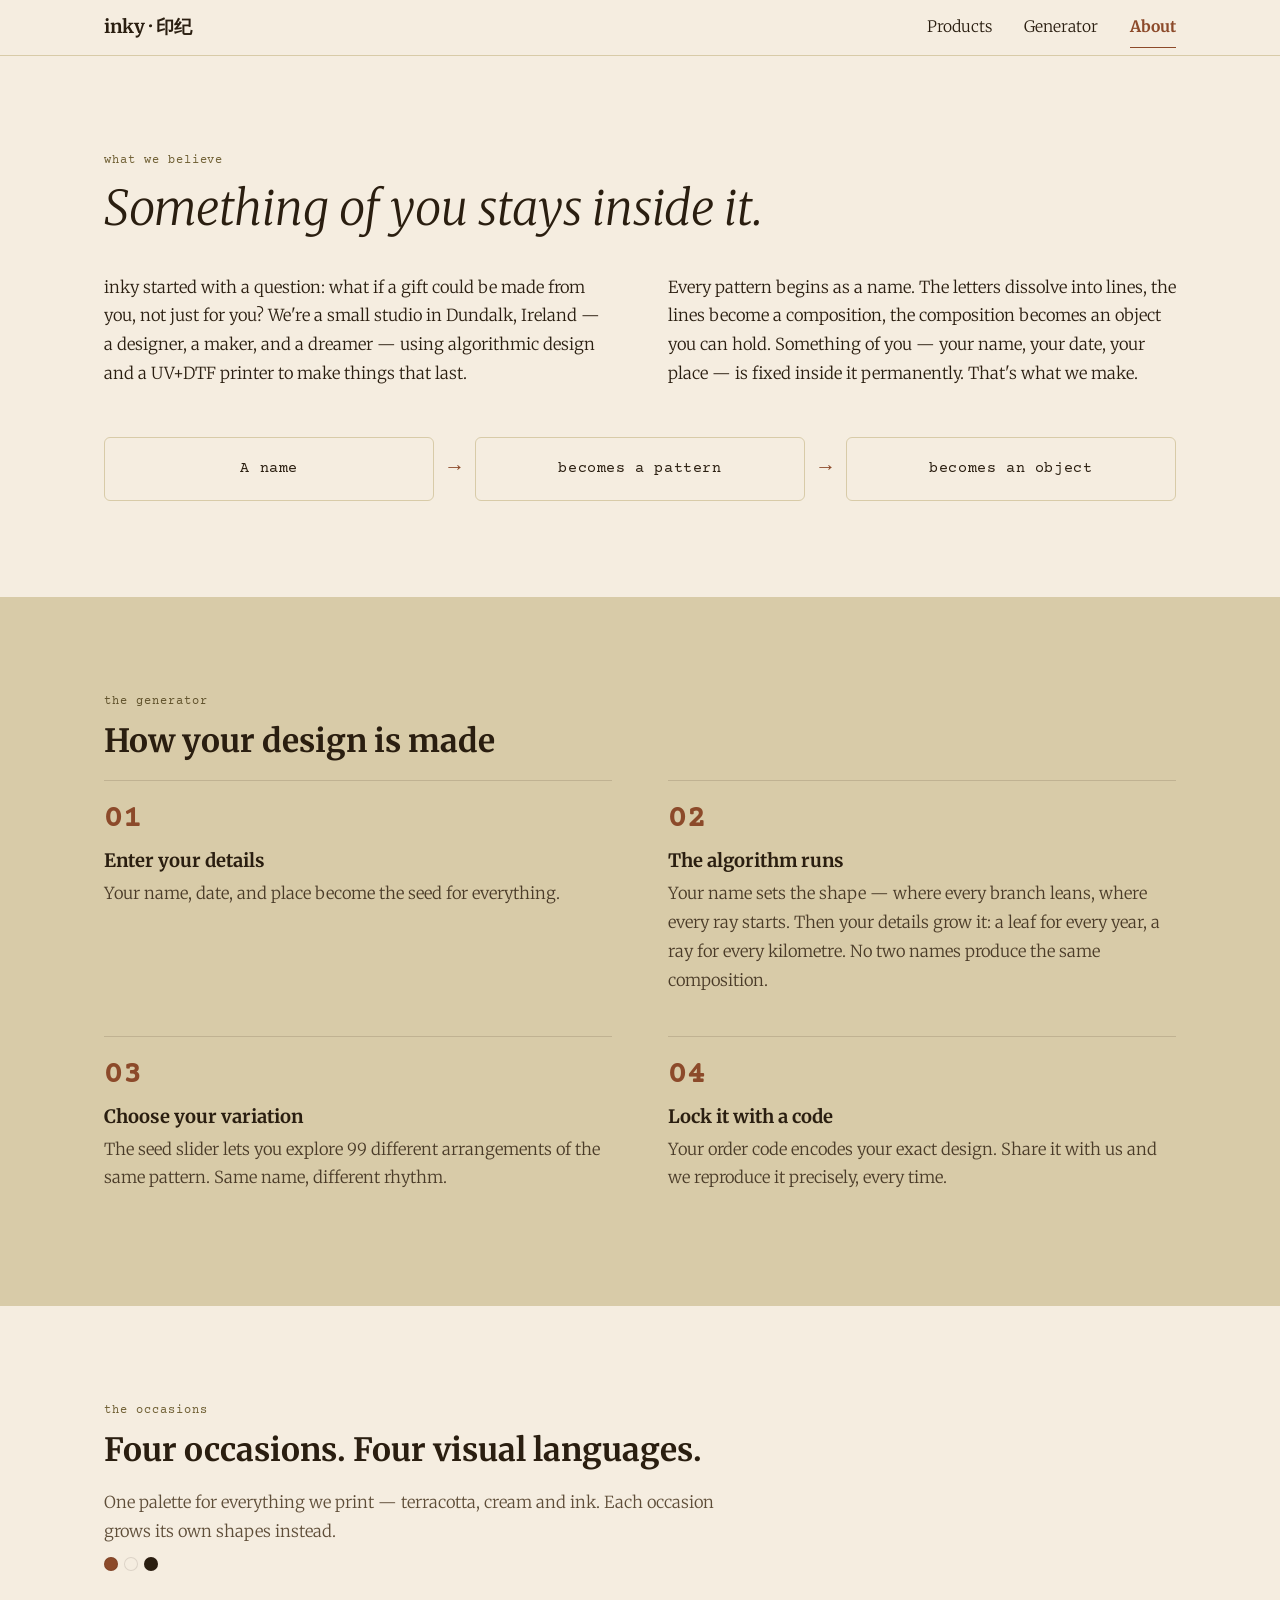
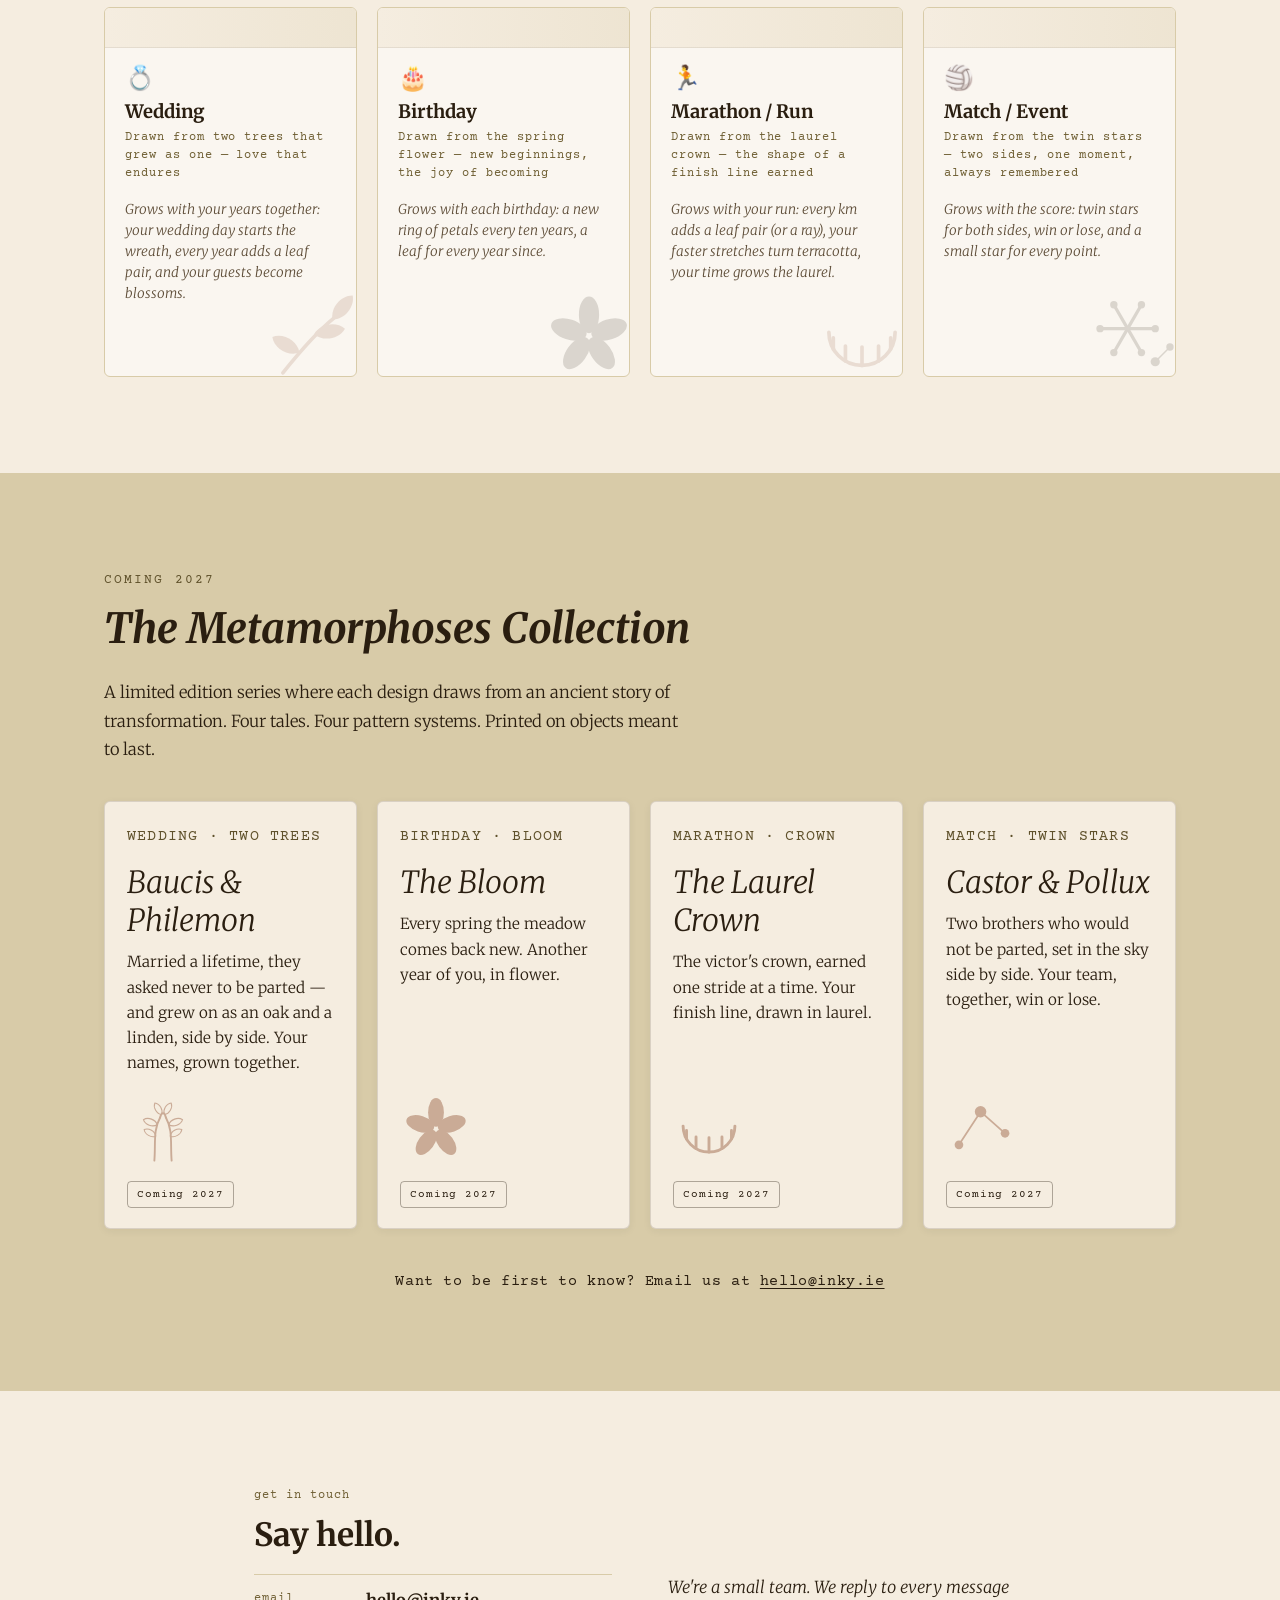
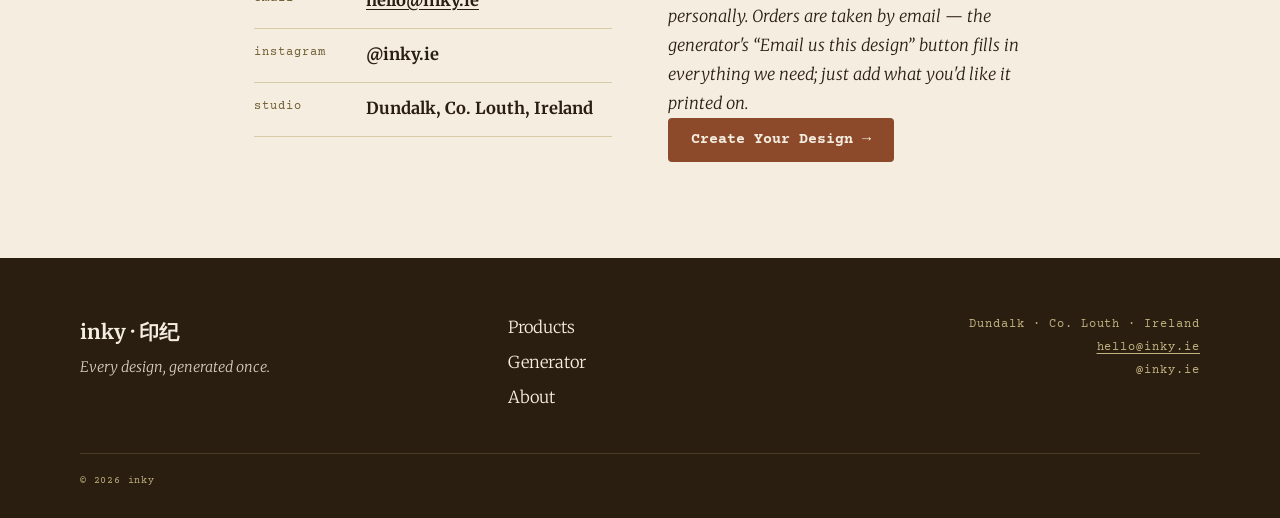
<file: about.html>
<!DOCTYPE html>
<html lang="en">
<head>
  <meta charset="UTF-8">
  <meta name="viewport" content="width=device-width, initial-scale=1.0">
  <title>About — inky · 印纪</title>
  <meta name="description" content="A small print studio in Dundalk. How the generator works, the four occasions and their visual languages, and the Metamorphoses Collection coming in 2027.">
  <link rel="icon" href="assets/favicon.svg" type="image/svg+xml">
  <link rel="apple-touch-icon" href="assets/apple-touch-icon.png">
  <meta name="theme-color" content="#f5ede0">
  <!-- Share previews (WhatsApp, Facebook, Instagram DMs, X).
       When the site has a domain, make og:image an absolute URL, e.g. https://inky.ie/assets/og-image.png -->
  <meta property="og:type" content="website">
  <meta property="og:site_name" content="inky · 印纪">
  <meta property="og:title" content="About inky · 印纪">
  <meta property="og:description" content="A small print studio in Dundalk. How the generator works, the four occasions and their visual languages, and the Metamorphoses Collection coming in 2027.">
  <meta property="og:image" content="assets/og-image.png">
  <meta property="og:image:width" content="1200">
  <meta property="og:image:height" content="630">
  <meta property="og:image:alt" content="inky · 印纪 — a wedding wreath and a marathon medallion, both grown from a name">
  <meta name="twitter:card" content="summary_large_image">
  <link rel="preconnect" href="https://fonts.googleapis.com">
  <link rel="preconnect" href="https://fonts.gstatic.com" crossorigin>
  <link href="https://fonts.googleapis.com/css2?family=Merriweather:ital,wght@0,300;0,700;1,300&family=Courier+Prime:ital,wght@0,400;0,700;1,400&display=swap" rel="stylesheet">
  <link rel="stylesheet" href="css/style.css">
</head>
<body class="page-about">

  <!-- Motif sprite: simple flat shapes, coloured by currentColor where used -->
  <svg width="0" height="0" style="position:absolute" aria-hidden="true" focusable="false">
    <defs>
      <!-- one almond leaf, 34 long, pointing right from its base at 0,0 -->
      <path id="leaf-shape" d="M0 0 C 8 -10 26 -10 34 0 C 26 10 8 10 0 0 Z"/>
    </defs>

    <!-- 3-leaf branch (filled) -->
    <symbol id="m-branch" viewBox="0 0 100 100">
      <path d="M14 90 C 30 70 48 48 70 30" fill="none" stroke="currentColor" stroke-width="4" stroke-linecap="round"/>
      <g fill="currentColor">
        <use href="#leaf-shape" transform="translate(32 68) rotate(-150)"/>
        <use href="#leaf-shape" transform="translate(48 48) rotate(-10)"/>
        <use href="#leaf-shape" transform="translate(68 32) rotate(-50)"/>
      </g>
    </symbol>

    <!-- 5-petal flower (filled) -->
    <symbol id="m-flower" viewBox="0 0 100 100">
      <g fill="currentColor" transform="translate(50 50)">
        <ellipse cx="0" cy="-23" rx="11" ry="20"/>
        <ellipse cx="0" cy="-23" rx="11" ry="20" transform="rotate(72)"/>
        <ellipse cx="0" cy="-23" rx="11" ry="20" transform="rotate(144)"/>
        <ellipse cx="0" cy="-23" rx="11" ry="20" transform="rotate(216)"/>
        <ellipse cx="0" cy="-23" rx="11" ry="20" transform="rotate(288)"/>
      </g>
      <circle cx="50" cy="50" r="7" fill="none" stroke="currentColor" stroke-width="3"/>
    </symbol>

    <!-- crown arc: bottom half of a circle with upward spikes -->
    <symbol id="m-crown" viewBox="0 0 100 100">
      <g fill="none" stroke="currentColor" stroke-width="4" stroke-linecap="round">
        <path d="M14 46 A 36 36 0 0 0 86 46"/>
        <line x1="18.8" y1="64" x2="18.8" y2="52"/>
        <line x1="32" y1="77.2" x2="32" y2="61"/>
        <line x1="50" y1="82" x2="50" y2="62"/>
        <line x1="68" y1="77.2" x2="68" y2="61"/>
        <line x1="81.2" y1="64" x2="81.2" y2="52"/>
      </g>
    </symbol>

    <!-- 6-point star + two-dot constellation -->
    <symbol id="m-star" viewBox="0 0 100 100">
      <g stroke="currentColor" stroke-width="3.5" stroke-linecap="round">
        <line x1="42" y1="42" x2="72" y2="42"/><line x1="42" y1="42" x2="57" y2="68"/>
        <line x1="42" y1="42" x2="27" y2="68"/><line x1="42" y1="42" x2="12" y2="42"/>
        <line x1="42" y1="42" x2="27" y2="16"/><line x1="42" y1="42" x2="57" y2="16"/>
        <line x1="72" y1="78" x2="88" y2="62" stroke-width="1.6"/>
      </g>
      <g fill="currentColor">
        <circle cx="72" cy="42" r="4"/><circle cx="57" cy="68" r="4"/><circle cx="27" cy="68" r="4"/>
        <circle cx="12" cy="42" r="4"/><circle cx="27" cy="16" r="4"/><circle cx="57" cy="16" r="4"/>
        <circle cx="72" cy="78" r="5"/><circle cx="88" cy="62" r="4"/>
      </g>
    </symbol>

    <!-- laurel branch, line-art -->
    <symbol id="m-laurel-line" viewBox="0 0 100 100">
      <g fill="none" stroke="currentColor" stroke-width="2.6" stroke-linecap="round" stroke-linejoin="round">
        <path d="M18 92 C 22 64 34 38 62 12"/>
        <use href="#leaf-shape" transform="translate(21 74) rotate(-160) scale(.8)"/>
        <use href="#leaf-shape" transform="translate(23 70) rotate(-30) scale(.8)"/>
        <use href="#leaf-shape" transform="translate(29 52) rotate(-170) scale(.75)"/>
        <use href="#leaf-shape" transform="translate(32 48) rotate(-35) scale(.75)"/>
        <use href="#leaf-shape" transform="translate(43 30) rotate(-175) scale(.7)"/>
        <use href="#leaf-shape" transform="translate(46 27) rotate(-45) scale(.7)"/>
        <use href="#leaf-shape" transform="translate(62 12) rotate(-40) scale(.6)"/>
      </g>
    </symbol>

    <!-- two trees growing into one crown (Baucis & Philemon), line-art -->
    <symbol id="m-two-trees" viewBox="0 0 100 100">
      <g fill="none" stroke="currentColor" stroke-width="2.6" stroke-linecap="round" stroke-linejoin="round">
        <path d="M38 94 C 40 70 36 52 46 34"/>
        <path d="M62 94 C 60 70 64 52 54 34"/>
        <path d="M46 34 C 48 26 52 26 54 34"/>
        <use href="#leaf-shape" transform="translate(40 60) rotate(-150) scale(.55)"/>
        <use href="#leaf-shape" transform="translate(60 60) rotate(-30) scale(.55)"/>
        <use href="#leaf-shape" transform="translate(42 44) rotate(-160) scale(.6)"/>
        <use href="#leaf-shape" transform="translate(58 44) rotate(-20) scale(.6)"/>
        <use href="#leaf-shape" transform="translate(48 30) rotate(-120) scale(.55)"/>
        <use href="#leaf-shape" transform="translate(52 30) rotate(-60) scale(.55)"/>
      </g>
    </symbol>

    <!-- constellation: 3 dots + connecting lines -->
    <symbol id="m-constellation" viewBox="0 0 100 100">
      <g stroke="currentColor" stroke-width="2.4" stroke-linecap="round">
        <line x1="18" y1="72" x2="48" y2="26"/><line x1="48" y1="26" x2="82" y2="56"/>
      </g>
      <g fill="currentColor">
        <circle cx="18" cy="72" r="6"/><circle cx="48" cy="26" r="8"/><circle cx="82" cy="56" r="6"/>
      </g>
    </symbol>
  </svg>

  <!-- ===== Navigation ===== -->
  <header class="nav">
    <div class="nav-inner">
      <a class="wordmark" href="index.html">inky · 印纪</a>
      <button class="nav-toggle" aria-label="Open menu" aria-expanded="false" aria-controls="nav-links">
        <span></span><span></span><span></span>
      </button>
      <nav class="nav-links" id="nav-links">
        <a href="index.html#products">Products</a>
        <a href="generator.html">Generator</a>
        <a href="about.html" aria-current="page">About</a>
      </nav>
    </div>
  </header>

  <main>
    <!-- ===== 1. What we believe ===== -->
    <section class="section">
      <div class="section-inner">
        <p class="label">what we believe</p>
        <h1 class="belief-title">Something of you stays inside it.</h1>

        <div class="two-col">
          <p>inky started with a question: what if a gift could be made from you, not just for you? We're a small studio in Dundalk, Ireland — a designer, a maker, and a dreamer — using algorithmic design and a UV+DTF printer to make things that last.</p>
          <p>Every pattern begins as a name. The letters dissolve into lines, the lines become a composition, the composition becomes an object you can hold. Something of you — your name, your date, your place — is fixed inside it permanently. That's what we make.</p>
        </div>

        <ol class="flow reveal" aria-label="How a name becomes an object">
          <li class="flow-box">A name</li>
          <li class="flow-arrow" aria-hidden="true"><span class="arrow-h">→</span><span class="arrow-v">↓</span></li>
          <li class="flow-box">becomes a pattern</li>
          <li class="flow-arrow" aria-hidden="true"><span class="arrow-h">→</span><span class="arrow-v">↓</span></li>
          <li class="flow-box">becomes an object</li>
        </ol>
      </div>
    </section>

    <!-- ===== 2. How the generator works ===== -->
    <section class="section section--bone">
      <div class="section-inner">
        <p class="label">the generator</p>
        <h2>How your design is made</h2>

        <ol class="make-grid">
          <li class="make-step reveal">
            <span class="step-number">01</span>
            <h3>Enter your details</h3>
            <p>Your name, date, and place become the seed for everything.</p>
          </li>
          <li class="make-step reveal">
            <span class="step-number">02</span>
            <h3>The algorithm runs</h3>
            <p>Your name sets the shape — where every branch leans, where every ray starts. Then your details grow it: a leaf for every year, a ray for every kilometre. No two names produce the same composition.</p>
          </li>
          <li class="make-step reveal">
            <span class="step-number">03</span>
            <h3>Choose your variation</h3>
            <p>The seed slider lets you explore 99 different arrangements of the same pattern. Same name, different rhythm.</p>
          </li>
          <li class="make-step reveal">
            <span class="step-number">04</span>
            <h3>Lock it with a code</h3>
            <p>Your order code encodes your exact design. Share it with us and we reproduce it precisely, every time.</p>
          </li>
        </ol>
      </div>
    </section>

    <!-- ===== 3. The occasion system ===== -->
    <section class="section">
      <div class="section-inner">
        <header class="section-head">
          <p class="label">the occasions</p>
          <h2>Four occasions. Four visual languages.</h2>
          <p class="palette-note">
            <span>One palette for everything we print — terracotta, cream and ink. Each occasion grows its own shapes instead.</span>
            <span class="swatches" aria-hidden="true"><span style="--swatch:#8c4a2a"></span><span style="--swatch:#f5ede0"></span><span style="--swatch:#2a1e10"></span></span>
          </p>
        </header>

        <div class="occasion-cards">
          <article class="occasion-card card reveal" style="--strip:#f5ede0; --strip-deep:#d8cba8; --motif:#8c4a2a;">
            <div class="occasion-strip" aria-hidden="true"></div>
            <div class="occasion-card-body">
              <span class="occasion-icon" aria-hidden="true">💍</span>
              <h3>Wedding</h3>
              <p class="label">Drawn from two trees that grew as one — love that endures</p>
              <p class="grows-with">Grows with your years together: your wedding day starts the wreath, every year adds a leaf pair, and your guests become blossoms.</p>
            </div>
            <svg class="card-motif" aria-hidden="true"><use href="#m-branch"/></svg>
          </article>

          <article class="occasion-card card reveal" style="--strip:#f5ede0; --strip-deep:#d8cba8; --motif:#2a1e10;">
            <div class="occasion-strip" aria-hidden="true"></div>
            <div class="occasion-card-body">
              <span class="occasion-icon" aria-hidden="true">🎂</span>
              <h3>Birthday</h3>
              <p class="label">Drawn from the spring flower — new beginnings, the joy of becoming</p>
              <p class="grows-with">Grows with each birthday: a new ring of petals every ten years, a leaf for every year since.</p>
            </div>
            <svg class="card-motif" aria-hidden="true"><use href="#m-flower"/></svg>
          </article>

          <article class="occasion-card card reveal" style="--strip:#f5ede0; --strip-deep:#d8cba8; --motif:#8c4a2a;">
            <div class="occasion-strip" aria-hidden="true"></div>
            <div class="occasion-card-body">
              <span class="occasion-icon" aria-hidden="true">🏃</span>
              <h3>Marathon / Run</h3>
              <p class="label">Drawn from the laurel crown — the shape of a finish line earned</p>
              <p class="grows-with">Grows with your run: every km adds a leaf pair (or a ray), your faster stretches turn terracotta, your time grows the laurel.</p>
            </div>
            <svg class="card-motif" aria-hidden="true"><use href="#m-crown"/></svg>
          </article>

          <article class="occasion-card card reveal" style="--strip:#f5ede0; --strip-deep:#d8cba8; --motif:#2a1e10;">
            <div class="occasion-strip" aria-hidden="true"></div>
            <div class="occasion-card-body">
              <span class="occasion-icon" aria-hidden="true">🏐</span>
              <h3>Match / Event</h3>
              <p class="label">Drawn from the twin stars — two sides, one moment, always remembered</p>
              <p class="grows-with">Grows with the score: twin stars for both sides, win or lose, and a small star for every point.</p>
            </div>
            <svg class="card-motif" aria-hidden="true"><use href="#m-star"/></svg>
          </article>
        </div>
      </div>
    </section>

    <!-- ===== 4. Metamorphoses collection ===== -->
    <section class="section section--bone collection">
      <div class="section-inner">
        <p class="eyebrow-big">COMING 2027</p>
        <h2>The Metamorphoses Collection</h2>
        <p class="collection-intro">A limited edition series where each design draws from an ancient story of transformation. Four tales. Four pattern systems. Printed on objects meant to last.</p>

        <div class="series-row" tabindex="0" aria-label="The four series">
          <article class="series-card reveal" style="--series-bg:#f5ede0;">
            <p class="label">WEDDING · TWO TREES</p>
            <h3>Baucis &amp; Philemon</h3>
            <p>Married a lifetime, they asked never to be parted — and grew on as an oak and a linden, side by side. Your names, grown together.</p>
            <svg class="series-motif" aria-hidden="true"><use href="#m-two-trees"/></svg>
            <span class="series-badge">Coming 2027</span>
          </article>

          <article class="series-card reveal" style="--series-bg:#f5ede0;">
            <p class="label">BIRTHDAY · BLOOM</p>
            <h3>The Bloom</h3>
            <p>Every spring the meadow comes back new. Another year of you, in flower.</p>
            <svg class="series-motif" aria-hidden="true"><use href="#m-flower"/></svg>
            <span class="series-badge">Coming 2027</span>
          </article>

          <article class="series-card reveal" style="--series-bg:#f5ede0;">
            <p class="label">MARATHON · CROWN</p>
            <h3>The Laurel Crown</h3>
            <p>The victor's crown, earned one stride at a time. Your finish line, drawn in laurel.</p>
            <svg class="series-motif" aria-hidden="true"><use href="#m-crown"/></svg>
            <span class="series-badge">Coming 2027</span>
          </article>

          <article class="series-card reveal" style="--series-bg:#f5ede0;">
            <p class="label">MATCH · TWIN STARS</p>
            <h3>Castor &amp; Pollux</h3>
            <p>Two brothers who would not be parted, set in the sky side by side. Your team, together, win or lose.</p>
            <svg class="series-motif" aria-hidden="true"><use href="#m-constellation"/></svg>
            <span class="series-badge">Coming 2027</span>
          </article>
        </div>

        <p class="collection-cta">Want to be first to know? Email us at <a href="mailto:hello@inky.ie?subject=The%20Metamorphoses%20Collection">hello@inky.ie</a></p>
      </div>
    </section>

    <!-- ===== 5. Contact ===== -->
    <section class="section" id="contact">
      <div class="section-inner narrow">
        <p class="label">get in touch</p>
        <h2>Say hello.</h2>
        <div class="two-col">
          <dl class="contact-list">
            <div><dt class="label">email</dt><dd><a href="mailto:hello@inky.ie">hello@inky.ie</a></dd></div>
            <div><dt class="label">instagram</dt><dd>@inky.ie</dd></div>
            <div><dt class="label">studio</dt><dd>Dundalk, Co. Louth, Ireland</dd></div>
          </dl>
          <div class="contact-note">
            <p>We're a small team. We reply to every message personally. Orders are taken by email — the generator's “Email us this design” button fills in everything we need; just add what you'd like it printed on.</p>
            <a class="btn btn-primary" href="generator.html">Create Your Design →</a>
          </div>
        </div>
      </div>
    </section>
  </main>

  <!-- ===== Footer ===== -->
  <footer class="footer">
    <div class="footer-inner">
      <div class="footer-brand">
        <p class="wordmark">inky · 印纪</p>
        <p class="footer-tagline">Every design, generated once.</p>
      </div>
      <nav class="footer-links" aria-label="Footer">
        <a href="index.html#products">Products</a>
        <a href="generator.html">Generator</a>
        <a href="about.html">About</a>
      </nav>
      <div class="footer-contact">
        <p>Dundalk · Co. Louth · Ireland</p>
        <p><a href="mailto:hello@inky.ie">hello@inky.ie</a></p>
        <p>@inky.ie</p>
      </div>
    </div>
    <p class="footer-copy">© 2026 inky</p>
  </footer>

  <script src="js/main.js"></script>
</body>
</html>
</file>
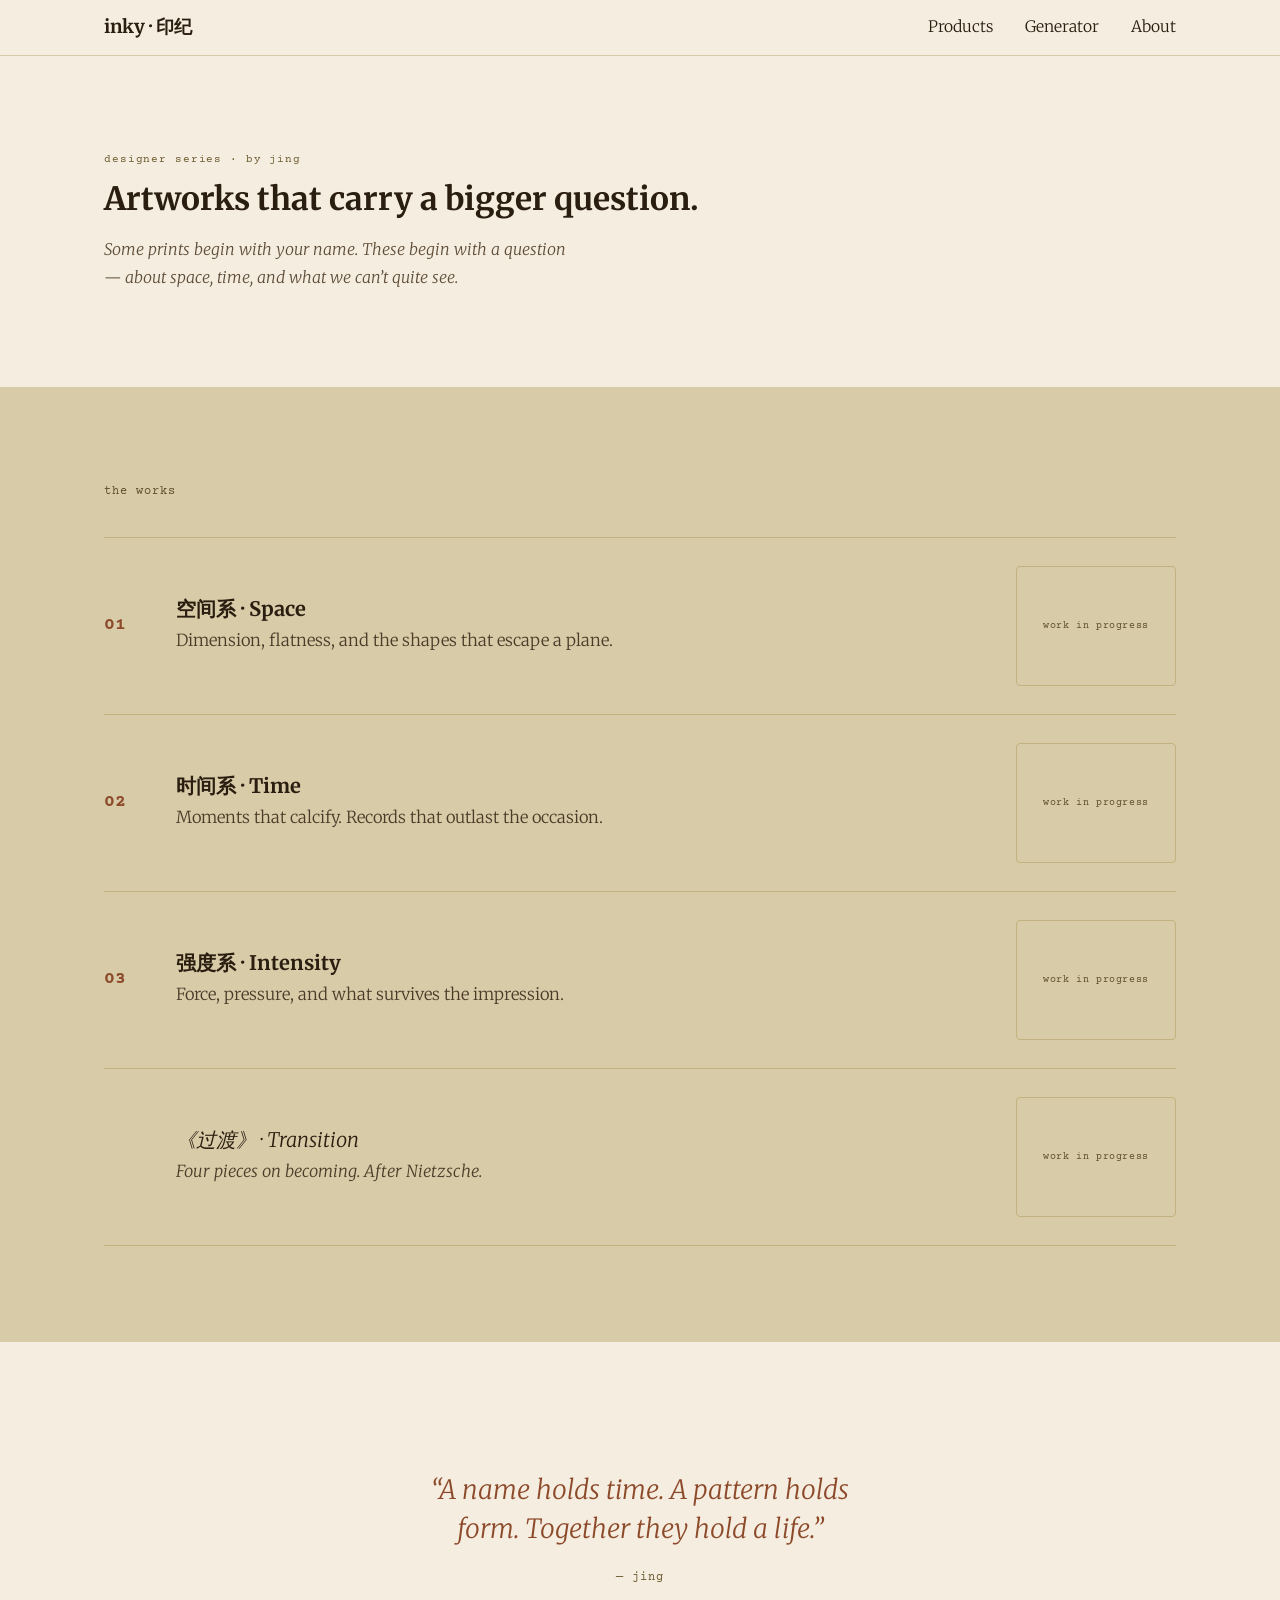
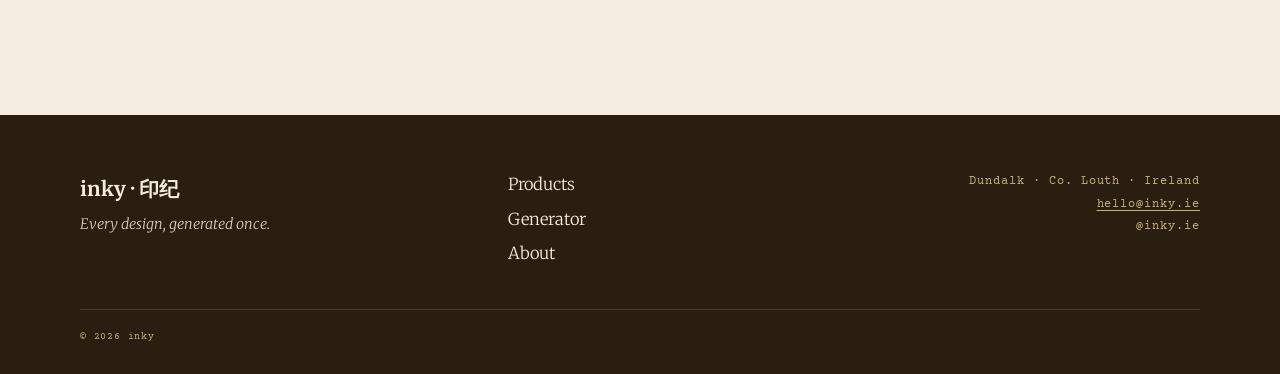
<file: designer.html>
<!DOCTYPE html>
<html lang="en">
<head>
  <meta charset="UTF-8">
  <meta name="viewport" content="width=device-width, initial-scale=1.0">
  <title>Designer series · inky · 印纪</title>
  <meta name="description" content="Designer series by jing — prints that begin with a question about space, time, and what we can't quite see.">
  <link rel="icon" href="assets/favicon.svg" type="image/svg+xml">
  <link rel="apple-touch-icon" href="assets/apple-touch-icon.png">
  <meta name="theme-color" content="#f5ede0">
  <meta property="og:type" content="website">
  <meta property="og:site_name" content="inky · 印纪">
  <meta property="og:title" content="Designer series · inky · 印纪">
  <meta property="og:description" content="Some prints begin with your name. These begin with a question — about space, time, and what we can't quite see.">
  <meta property="og:image" content="assets/og-image.png">
  <meta name="twitter:card" content="summary_large_image">
  <link rel="preconnect" href="https://fonts.googleapis.com">
  <link rel="preconnect" href="https://fonts.gstatic.com" crossorigin>
  <link href="https://fonts.googleapis.com/css2?family=Merriweather:ital,wght@0,300;0,700;1,300&family=Courier+Prime:ital,wght@0,400;0,700;1,400&display=swap" rel="stylesheet">
  <link rel="stylesheet" href="css/style.css">
</head>
<body class="page-designer">

  <!-- ===== Navigation ===== -->
  <header class="nav">
    <div class="nav-inner">
      <a class="wordmark" href="index.html">inky · 印纪</a>
      <button class="nav-toggle" aria-label="Open menu" aria-expanded="false" aria-controls="nav-links">
        <span></span><span></span><span></span>
      </button>
      <nav class="nav-links" id="nav-links">
        <a href="index.html#products">Products</a>
        <a href="generator.html">Generator</a>
        <a href="about.html">About</a>
      </nav>
    </div>
  </header>

  <main>
    <!-- ===== Intro ===== -->
    <section class="section designer-hero">
      <div class="section-inner">
        <p class="label">designer series · by jing</p>
        <h1>Artworks that carry a bigger question.</h1>
        <p class="designer-hero-sub">Some prints begin with your name. These begin with a question — about space, time, and what we can’t quite see.</p>
      </div>
    </section>

    <!-- ===== The works ===== -->
    <section class="section section--bone" id="works">
      <div class="section-inner">
        <header class="section-head">
          <p class="label">the works</p>
        </header>

        <ol class="works-list">
          <li class="work-row">
            <span class="work-number">01</span>
            <div class="work-text">
              <h2><span lang="zh">空间系</span> · Space</h2>
              <p>Dimension, flatness, and the shapes that escape a plane.</p>
            </div>
            <div class="work-placeholder" aria-hidden="true">work in progress</div>
          </li>
          <li class="work-row">
            <span class="work-number">02</span>
            <div class="work-text">
              <h2><span lang="zh">时间系</span> · Time</h2>
              <p>Moments that calcify. Records that outlast the occasion.</p>
            </div>
            <div class="work-placeholder" aria-hidden="true">work in progress</div>
          </li>
          <li class="work-row">
            <span class="work-number">03</span>
            <div class="work-text">
              <h2><span lang="zh">强度系</span> · Intensity</h2>
              <p>Force, pressure, and what survives the impression.</p>
            </div>
            <div class="work-placeholder" aria-hidden="true">work in progress</div>
          </li>
          <li class="work-row work-row--aside">
            <span class="work-number" aria-hidden="true"></span>
            <div class="work-text">
              <h2><span lang="zh">《过渡》</span> · Transition</h2>
              <p>Four pieces on becoming. After Nietzsche.</p>
            </div>
            <div class="work-placeholder" aria-hidden="true">work in progress</div>
          </li>
        </ol>
      </div>
    </section>

    <!-- ===== Closing quote ===== -->
    <section class="quote-section">
      <figure class="big-quote">
        <blockquote>
          <p>“A name holds time. A pattern holds form. Together they hold a life.”</p>
        </blockquote>
        <figcaption class="label">— jing</figcaption>
      </figure>
    </section>
  </main>

  <!-- ===== Footer ===== -->
  <footer class="footer">
    <div class="footer-inner">
      <div class="footer-brand">
        <p class="wordmark">inky · 印纪</p>
        <p class="footer-tagline">Every design, generated once.</p>
      </div>
      <nav class="footer-links" aria-label="Footer">
        <a href="index.html#products">Products</a>
        <a href="generator.html">Generator</a>
        <a href="about.html">About</a>
      </nav>
      <div class="footer-contact">
        <p>Dundalk · Co. Louth · Ireland</p>
        <p><a href="mailto:hello@inky.ie">hello@inky.ie</a></p>
        <p>@inky.ie</p>
      </div>
    </div>
    <p class="footer-copy">© 2026 inky</p>
  </footer>

</body>
</html>
</file>
<file: css/style.css>
/* ==========================================================================
   inky (印纪) — Shared styles
   1. Tokens (light + dark)
   2. Base + shared labels
   3. Navigation
   4. Buttons + links
   5. Cards + sections
   6. Landing page (hero, products, steps, quote)
   7. Generator page
   8. About page
   9. Footer
   10. Scroll reveal
   ========================================================================== */

/* --------------------------------------------------------------------------
   1. Tokens
   Brand palette names stay fixed; components use the semantic tokens
   (--bg, --text …) so dark mode only has to remap those.
   -------------------------------------------------------------------------- */
:root {
  /* Brand palette — exact values */
  --cream:      #f5ede0;   /* primary page background — warm parchment */
  --bone:       #d8cba8;   /* secondary surfaces, ruled lines, borders */
  --amber:      #c2b280;   /* decorative elements, Courier Prime labels */
  --rust:       #8c4a2a;   /* accent — buttons, active states, pull quotes */
  --rust-light: #b87050;   /* hover states */
  --ink:        #2a1e10;   /* body text, headings — dark brown-black, NOT #000 */
  --teal:       #6b8c7c;   /* secondary accent, birthday palette only */
  --surface:    #faf6f0;   /* card/panel backgrounds */

  /* Semantic tokens */
  --bg:           var(--cream);
  --card:         var(--surface);
  --border:       var(--bone);
  --text:         var(--ink);
  --text-muted:   #5e4d38;
  --accent:       var(--rust);
  --accent-hover: var(--rust-light);
  --on-accent:    var(--cream);

  /* Amber is too pale to read as small text on cream (1.8:1), so small
     amber LABELS use a deeper amber that keeps the hue but passes WCAG AA.
     The true --amber is still used for decoration and on dark grounds. */
  --amber-text:   #6e5e32;   /* 5.5:1 on cream */

  --section-bone: var(--bone);         /* "How it works" / collection grounds */
  --section-ink:  var(--ink);          /* dark feature section + footer */
  --on-ink:       var(--cream);
  --nav-bg:       var(--cream);      /* solid: no glassy blur, it isn't inky */
  --shadow:       0 2px 8px rgba(42, 30, 16, 0.06);

  /* Type */
  --font-serif: 'Merriweather', Georgia, serif;
  --font-mono:  'Courier Prime', 'Courier New', monospace;

  /* Layout */
  --nav-height: 56px;
  --max-width:  1120px;
  --radius:     6px;
  --radius-btn: 4px;
  --gutter:     24px;

  color-scheme: light;
}

/* Dark mode: a dimly lit studio, not a generic night theme */
@media (prefers-color-scheme: dark) {
  :root {
    --bg:           #1a130c;
    --card:         #221a12;
    --border:       #3a2e22;
    --text:         #f0e8d8;
    --text-muted:   #c4b49a;
    --accent:       #c07050;
    --accent-hover: #d48a6a;
    --on-accent:    #1a130c;
    --amber-text:   var(--amber);   /* 8.7:1 on the dark ground */
    --section-bone: #2a2016;
    --section-ink:  #120d08;
    --on-ink:       #f0e8d8;
    --nav-bg:       #1a130c;
    --shadow:       0 2px 10px rgba(0, 0, 0, 0.35);
    color-scheme: dark;
  }
}

/* --------------------------------------------------------------------------
   2. Base
   -------------------------------------------------------------------------- */
*, *::before, *::after { box-sizing: border-box; }

html {
  scroll-behavior: smooth;
  scroll-padding-top: calc(var(--nav-height) + 16px);
  -webkit-text-size-adjust: 100%;
}

body {
  margin: 0;
  background: var(--bg);
  color: var(--text);
  font-family: var(--font-serif);
  font-weight: 300;
  font-size: 16.5px;
  line-height: 1.75;
  -webkit-font-smoothing: antialiased;
  overflow-x: clip;   /* clip, not hidden: hidden would break position: sticky */
}

h1, h2, h3 {
  font-family: var(--font-serif);
  font-weight: 700;
  line-height: 1.25;
  margin: 0 0 0.6em;
  text-wrap: balance;
}
h1 { font-size: clamp(2rem, 4.6vw, 3rem); }
h2 { font-size: clamp(1.5rem, 3vw, 2rem); }
h3 { font-size: 1.15rem; }

p { margin: 0 0 1em; }
a { color: var(--accent); }
strong { font-weight: 700; }
code { font-family: var(--font-mono); }
img, svg, canvas { max-width: 100%; }

:focus-visible {
  outline: 2px solid var(--accent);
  outline-offset: 3px;
  border-radius: 3px;
}

/* The technical layer: small Courier Prime labels, lowercase, amber */
.label {
  display: block;
  font-family: var(--font-mono);
  font-size: 12px;            /* small, but readable for every age */
  font-weight: 400;
  letter-spacing: 0.08em;
  line-height: 1.5;
  color: var(--amber-text);
  margin: 0 0 10px;
}

.section-inner {
  max-width: var(--max-width);
  margin: 0 auto;
  padding: 0 var(--gutter);
}
.section-inner.narrow { max-width: 820px; }

.section { padding: clamp(56px, 8vw, 96px) 0; }
.section-head { margin-bottom: 36px; max-width: 40rem; }

/* One clean ruled line between major sections — used sparingly */
.ruled { border-top: 1px solid var(--border); }

.visually-hidden {
  position: absolute !important;
  width: 1px; height: 1px;
  overflow: hidden;
  clip: rect(0 0 0 0);
  white-space: nowrap;
}

/* --------------------------------------------------------------------------
   3. Navigation
   -------------------------------------------------------------------------- */
.nav {
  position: sticky;
  top: 0;
  z-index: 50;
  height: var(--nav-height);
  background: var(--nav-bg);
  border-bottom: 1px solid var(--border);
}

.nav-inner {
  max-width: var(--max-width);
  height: 100%;
  margin: 0 auto;
  padding: 0 var(--gutter);
  display: flex;
  align-items: center;
  justify-content: space-between;
}

/* The Chinese sits at the same size as the English */
.wordmark {
  font-family: var(--font-serif);
  font-weight: 700;
  font-size: 1.15rem;
  color: var(--text);
  text-decoration: none;
  margin: 0;
  white-space: nowrap;
}

.nav-links { display: flex; gap: 32px; }
.nav-links a {
  font-family: var(--font-serif);
  font-weight: 300;
  font-size: 0.98rem;
  color: var(--text);
  text-decoration: none;
  padding: 6px 0;
  border-bottom: 1px solid transparent;
  transition: color 0.2s, border-color 0.2s;
}
.nav-links a:hover { color: var(--accent); }
/* Current page: rust text + a 1px rust underline. The homepage has no
   active link — the wordmark is "home". */
.nav-links a[aria-current="page"] {
  color: var(--accent);
  font-weight: 700;
  border-bottom-color: var(--accent);
}

/* Hamburger (hidden on desktop) */
.nav-toggle {
  display: none;
  width: 40px;
  height: 40px;
  margin-right: -8px;
  padding: 11px 8px;
  background: none;
  border: 0;
  cursor: pointer;
  flex-direction: column;
  justify-content: space-between;
}
.nav-toggle span {
  display: block;
  height: 1.5px;
  background: var(--text);
  transition: transform 0.25s, opacity 0.2s;
}

@media (max-width: 700px) {
  .nav-toggle { display: flex; }

  /* Simple dropdown under the bar */
  .nav-links {
    position: absolute;
    top: var(--nav-height);
    left: 0;
    right: 0;
    flex-direction: column;
    gap: 0;
    padding: 4px var(--gutter) 16px;
    background: var(--bg);
    border-bottom: 1px solid var(--border);
    transform: translateY(-6px);
    opacity: 0;
    visibility: hidden;
    transition: opacity 0.2s, transform 0.2s, visibility 0.2s;
  }
  .nav-links a {
    padding: 14px 0;
    border-bottom: 1px solid var(--border);
    font-size: 1.05rem;
  }
  .nav-links a:last-child { border-bottom: 0; }
  .nav-links a[aria-current="page"] { color: var(--accent); border-bottom-color: var(--border); }

  .nav-open .nav-links { opacity: 1; visibility: visible; transform: none; }
  .nav-open .nav-toggle span:nth-child(1) { transform: translateY(8.25px) rotate(45deg); }
  .nav-open .nav-toggle span:nth-child(2) { opacity: 0; }
  .nav-open .nav-toggle span:nth-child(3) { transform: translateY(-8.25px) rotate(-45deg); }
}

/* --------------------------------------------------------------------------
   4. Buttons + links
   -------------------------------------------------------------------------- */
.btn {
  display: inline-flex;
  align-items: center;
  justify-content: center;
  gap: 0.4em;
  min-height: 44px;
  padding: 10px 22px;
  font-family: var(--font-mono);
  font-size: 0.95rem;
  font-weight: 700;
  line-height: 1.2;
  text-decoration: none;
  border-radius: var(--radius-btn);
  border: 1px solid transparent;
  cursor: pointer;
  transition: background 0.2s, border-color 0.2s, color 0.2s;
}

.btn-primary { background: var(--accent); color: var(--on-accent); }
.btn-primary:hover { background: var(--accent-hover); }

.btn-secondary {
  background: transparent;
  color: var(--text);
  border-color: var(--text);
}
.btn-secondary:hover { background: var(--border); }

.btn-small {
  min-height: 34px;
  padding: 6px 12px;
  font-size: 0.82rem;
  background: transparent;
  color: var(--text);
  border-color: var(--text);
}
.btn-small:hover { background: var(--border); }

/* Soft text link, e.g. "See how it works ↓" */
.soft-link {
  font-family: var(--font-serif);
  font-weight: 300;
  color: var(--amber-text);
  text-decoration: none;
  border-bottom: 1px solid transparent;
  transition: border-color 0.2s, color 0.2s;
}
.soft-link:hover { color: var(--accent); border-bottom-color: currentColor; }

.hint {
  font-family: var(--font-mono);
  font-size: 0.8rem;
  line-height: 1.55;
  color: var(--text-muted);
  margin: 8px 0 0;
}

/* --------------------------------------------------------------------------
   5. Cards
   -------------------------------------------------------------------------- */
.card {
  background: var(--card);
  border: 1px solid var(--border);
  border-radius: var(--radius);
}
.card--float { box-shadow: var(--shadow); }

/* Palette swatch dots */
.swatches { display: flex; gap: 6px; margin: 0; padding: 0; list-style: none; }
.swatches li, .swatches span {
  width: 14px;
  height: 14px;
  border-radius: 50%;
  background: var(--swatch);
  box-shadow: inset 0 0 0 1px rgba(42, 30, 16, 0.12);
}

/* --------------------------------------------------------------------------
   6. Landing page
   -------------------------------------------------------------------------- */
.hero { padding: clamp(40px, 7vw, 88px) 0 clamp(56px, 8vw, 96px); }
.hero-inner {
  max-width: var(--max-width);
  margin: 0 auto;
  padding: 0 var(--gutter);
  display: grid;
  grid-template-columns: 55fr 45fr;
  gap: clamp(32px, 5vw, 64px);
  align-items: center;
}
.hero-title {
  font-size: clamp(2.4rem, 5.2vw, 3.35rem);  /* 48–54px on desktop */
  line-height: 1.12;
  margin-bottom: 22px;
}
.hero-sub {
  font-style: italic;
  font-size: 17px;
  color: var(--text-muted);
  max-width: 30rem;
  margin-bottom: 32px;
}
.hero-actions {
  display: flex;
  flex-direction: column;
  align-items: flex-start;
  gap: 16px;
}

.hero-art { margin: 0; justify-self: end; width: 100%; max-width: 380px; }
.hero-canvas {
  width: 100%;
  aspect-ratio: 1;
  border-radius: var(--radius);
  overflow: hidden;
  border: 1px solid var(--border);
  box-shadow: var(--shadow);
  background: var(--card);
}
.hero-canvas canvas { display: block; width: 100% !important; height: auto !important; }
.hero-art .label { margin: 12px 0 0; }

@media (max-width: 820px) {
  .hero-inner { grid-template-columns: 1fr; }
  .hero-art { justify-self: start; }
}

/* Products: 2 × 2 */
.product-grid {
  display: grid;
  grid-template-columns: repeat(2, 1fr);
  gap: 24px;
}
@media (max-width: 640px) { .product-grid { grid-template-columns: 1fr; } }

.product-card {
  overflow: hidden;
  box-shadow: var(--shadow);
  transition: transform 0.25s ease;
}
.product-card:hover { transform: translateY(-2px); }

/* 40px colour strip gives each product a colour identity without photos */
.product-body { padding: 22px 24px 26px; }
.product-body .label { margin-bottom: 6px; }
.product-body h3 { font-size: 20px; margin-bottom: 8px; }
.product-desc { font-size: 15px; margin-bottom: 14px; }
.product-price {
  font-family: var(--font-mono);
  font-size: 13px;
  letter-spacing: 0.04em;
  color: var(--amber-text);
  margin: 0;
}

/* How it works — bone ground marks a new section without going dark */
.section--bone {
  background: var(--section-bone);
  --amber-text: #5f512b;   /* deeper again: 4.8:1 on bone */
  --text-muted: #4a3b28;
}
@media (prefers-color-scheme: dark) {
  .section--bone { --amber-text: var(--amber); --text-muted: #c4b49a; }
}

.steps {
  list-style: none;
  margin: 0;
  padding: 0;
  display: grid;
  grid-template-columns: repeat(3, 1fr);
}
.step { padding: 4px 32px; border-left: 1px solid rgba(42, 30, 16, 0.14); }
.step:first-child { padding-left: 0; border-left: 0; }
.step-number {
  display: block;
  font-family: var(--font-mono);
  font-weight: 700;
  font-size: 24px;
  line-height: 1;
  color: var(--accent);
  margin-bottom: 14px;
}
.step h3 { font-size: 18px; margin-bottom: 8px; }
.step p { font-style: italic; color: var(--text-muted); margin: 0; }

@media (prefers-color-scheme: dark) {
  .step { border-left-color: var(--border); }
}
@media (max-width: 760px) {
  .steps { grid-template-columns: 1fr; gap: 28px; }
  .step, .step:first-child { padding: 0; border-left: 0; }
}

/* Transformation pull quote */
.quote-section { padding: clamp(72px, 11vw, 128px) var(--gutter); text-align: center; }
.big-quote { margin: 0 auto; max-width: 640px; }
.big-quote blockquote { margin: 0; }
.big-quote p {
  font-style: italic;
  font-weight: 300;
  font-size: clamp(1.35rem, 3.2vw, 1.65rem);  /* ~26px */
  line-height: 1.5;
  color: var(--accent);
  margin: 0;
  text-wrap: balance;
}
.big-quote .label { margin: 20px 0 0; }

/* --------------------------------------------------------------------------
   7. Generator page
   -------------------------------------------------------------------------- */
/* Hero: the name field is the first thing on the page */
.generator-hero {
  max-width: var(--max-width);
  margin: 0 auto;
  padding: 32px var(--gutter) 24px;
  text-align: center;
}
.generator-hero h1 { font-size: clamp(1.7rem, 4vw, 2.3rem); margin-bottom: 16px; }
.generator-hero .hero-name-input {
  display: block;
  width: 100%;
  max-width: 600px;
  margin: 0 auto;
  min-height: 60px;
  padding: 14px 20px;
  font-size: clamp(20px, 2.4vw, 24px);
  text-align: center;
  background: var(--card);
  border-color: var(--amber);
}
.generator-hero .hero-name-input::placeholder { font-size: 0.85em; }
.generator-hero .field-warning:empty { display: none; }
.generator-hero .field-warning { margin-top: 8px; }
.hero-hint {
  font-style: italic;
  font-size: 14px;
  color: var(--text-muted);
  margin: 8px auto 14px;
  max-width: 600px;
}
.occasion-pills { display: flex; flex-wrap: wrap; justify-content: center; gap: 8px; }
.occasion-pill {
  min-height: 40px;
  padding: 6px 16px;
  font-family: var(--font-serif);
  font-weight: 700;
  font-size: 0.88rem;
  color: var(--text);
  background: transparent;
  border: 1px solid var(--border);
  border-radius: 999px;
  cursor: pointer;
  transition: border-color 0.2s, background 0.2s;
}
.occasion-pill:hover { border-color: var(--accent-hover); }
.occasion-pill.is-active {
  background: var(--card);
  border-color: var(--accent);
  box-shadow: inset 0 0 0 1px var(--accent);
}

/* The hero holds the name on desktop; the panel's copy is for phone + tablet */
@media (min-width: 1025px) { .field.panel-name-only { display: none; } }

.generator-layout {
  max-width: var(--max-width);
  margin: 0 auto;
  padding: 0 var(--gutter) 72px;
  display: grid;
  grid-template-columns: 320px 1fr;
  gap: 32px;
  align-items: start;
}

/* Desktop: the panel is one card that scrolls on its own if it is taller
   than the screen, and the canvas stays in view beside it */
.panel {
  position: sticky;
  top: calc(var(--nav-height) + 16px);
  max-height: calc(100vh - var(--nav-height) - 32px);
  overflow-y: auto;
  overscroll-behavior: contain;
  padding: 8px 22px 22px;
  background: var(--card);
  border: 1px solid var(--border);
  border-radius: var(--radius);
}
.canvas-area {
  position: sticky;
  top: calc(var(--nav-height) + 16px);
}

/* Phone + tablet: one column, ordered
   occasion → canvas + preview label → details, slider, actions, code, export */
@media (max-width: 1024px) {
  .generator-layout { grid-template-columns: 1fr; gap: 20px; }
  .panel { display: contents; }   /* let its two groups join the grid */
  .canvas-area { position: relative; top: auto; }
  .panel-group {
    padding: 4px 20px 20px;
    background: var(--card);
    border: 1px solid var(--border);
    border-radius: var(--radius);
  }
  .panel-group--occasion { order: 1; }
  .canvas-area           { order: 2; }
  .panel-group--details  { order: 3; }
  .panel-group--details .panel-section:first-child { padding-top: 18px; }
}
@media (max-width: 767px) {
  .generator-layout, .generator-hero { --gutter: 16px; }  /* canvas = screen − 32px */
  .generator-hero { padding-top: 24px; padding-bottom: 20px; }
  .generator-hero h1 { margin-bottom: 14px; }
  .occasion-pill { padding: 6px 12px; font-size: 0.82rem; }
}

/* Desktop: keep the divider between the occasion group and the details */
@media (min-width: 1025px) {
  .panel-group--occasion .panel-section:last-child {
    border-bottom: 1px solid var(--border);
    padding-bottom: 18px;
  }
}

/* Order code + export appear once a name has been typed */
[data-needs-name]:not(.is-shown) { display: none; }
[data-occasion-only][hidden] { display: none; }

.panel-section {
  border: 0;
  margin: 0;
  padding: 18px 0;
  border-bottom: 1px solid var(--border);
  min-width: 0;
}
.panel-section:last-child { border-bottom: 0; padding-bottom: 0; }
.panel-section legend { padding: 0; float: left; width: 100%; }
.panel-section legend + * { clear: both; }
.panel-section legend.visually-hidden { width: 1px; }   /* keep it from widening the page */

/* Occasion toggles — two lines: name, then a small symbolic tagline */
.occasion-grid {
  display: grid;
  grid-template-columns: 1fr 1fr;
  gap: 8px;
}
.occasion-btn,
.style-btn {
  display: flex;
  flex-direction: column;
  align-items: flex-start;
  gap: 4px;
  padding: 10px 10px 11px;
  text-align: left;
  color: var(--text);
  background: transparent;
  border: 1px solid var(--border);
  border-radius: var(--radius-btn);
  cursor: pointer;
  transition: border-color 0.2s, background 0.2s;
}
.style-grid { display: grid; grid-template-columns: 1fr 1fr; gap: 8px; }
.occasion-btn:hover, .style-btn:hover { border-color: var(--accent-hover); }
.style-btn.is-active,
.occasion-btn.is-active {
  background: var(--bg);
  border-color: var(--accent);
  box-shadow: inset 0 0 0 1px var(--accent);
}
.occasion-name {
  font-family: var(--font-serif);
  font-weight: 700;
  font-size: 0.9rem;
  line-height: 1.3;
}
.occasion-tagline {
  font-family: var(--font-mono);
  font-style: italic;
  font-size: 11px;
  line-height: 1.4;
  letter-spacing: 0.02em;
  color: var(--amber-text);
}
.occasion-note {
  font-style: italic;
  font-size: 12px;
  line-height: 1.5;
  color: var(--accent);
  margin: 12px 0 0;
  min-height: 1.5em;
}

/* Text inputs */
.field { display: block; margin-bottom: 12px; }
.field:last-child { margin-bottom: 0; }
.field .label { margin-bottom: 4px; }

input[type="text"],
input[type="number"],
textarea,
select {
  width: 100%;
  min-height: 44px;
  padding: 10px 12px;
  font-family: var(--font-serif);
  font-size: 1rem;
  font-weight: 300;
  color: var(--text);
  background: var(--bg);
  border: 1px solid var(--border);
  border-radius: var(--radius-btn);
  transition: border-color 0.2s, box-shadow 0.2s;
}
textarea { resize: vertical; line-height: 1.5; }
select { cursor: pointer; }
input[type="text"]::placeholder,
input[type="number"]::placeholder,
textarea::placeholder { color: var(--text-muted); opacity: 0.6; font-style: italic; }
input[type="text"]:focus,
input[type="number"]:focus,
textarea:focus,
select:focus {
  outline: none;
  border-color: var(--accent);
  box-shadow: 0 0 0 3px color-mix(in srgb, var(--accent) 18%, transparent);
}

/* Distance presets */
.chip-row { display: flex; flex-wrap: wrap; gap: 6px; margin-top: 8px; }
.chip {
  padding: 4px 10px;
  font-family: var(--font-mono);
  font-size: 0.78rem;
  letter-spacing: 0.04em;
  color: var(--text);
  background: transparent;
  border: 1px solid var(--border);
  border-radius: var(--radius-btn);
  cursor: pointer;
  transition: border-color 0.2s, background 0.2s;
}
.chip:hover { border-color: var(--accent); background: var(--bg); }

/* Seed slider */
.seed-row { display: flex; align-items: center; gap: 14px; }
.seed-value {
  font-family: var(--font-mono);
  font-weight: 700;
  font-size: 1.2rem;
  color: var(--accent);
  min-width: 3ch;
  text-align: right;
}

input[type="range"] {
  flex: 1;
  width: 100%;
  height: 28px;
  margin: 0;
  background: transparent;
  -webkit-appearance: none;
  appearance: none;
  cursor: pointer;
}
input[type="range"]::-webkit-slider-runnable-track { height: 3px; background: var(--border); border-radius: 2px; }
input[type="range"]::-moz-range-track { height: 3px; background: var(--border); border-radius: 2px; }
input[type="range"]::-webkit-slider-thumb {
  -webkit-appearance: none;
  width: 18px;
  height: 18px;
  margin-top: -7.5px;
  border-radius: 50%;
  background: var(--accent);
  border: 3px solid var(--card);
  box-shadow: 0 0 0 1px var(--accent);
}
input[type="range"]::-moz-range-thumb {
  width: 12px;
  height: 12px;
  border-radius: 50%;
  background: var(--accent);
  border: 3px solid var(--card);
  box-shadow: 0 0 0 1px var(--accent);
}
input[type="range"]:focus { outline: none; }
input[type="range"]:focus-visible::-webkit-slider-thumb { box-shadow: 0 0 0 3px var(--accent); }

/* Actions */
.panel-actions { display: grid; grid-template-columns: 1fr; gap: 8px; }
.export-row { display: grid; grid-template-columns: repeat(auto-fit, minmax(120px, 1fr)); gap: 8px; }
.score-row { display: grid; grid-template-columns: 1fr 1fr; gap: 10px; }
.unit-row { display: grid; grid-template-columns: 1fr 96px; gap: 8px; }
.custom-colours { display: grid; grid-template-columns: 1fr 1fr; gap: 10px; }
.custom-colours[hidden] { display: none; }
input[type="color"] { width: 100%; height: 40px; padding: 2px; background: var(--bg);
  border: 1px solid var(--border); border-radius: var(--radius-btn); cursor: pointer; }
.range-end { font-family: var(--font-mono); font-size: 12px; color: var(--text-muted); }

/* Inline warnings (unprintable characters, export problems) */
.field-warning { display: block; font-family: var(--font-mono); font-size: 12px; line-height: 1.5;
  color: var(--accent); margin: 4px 0 0; }
.field-warning:empty { display: none; }

.check { display: flex; gap: 10px; align-items: flex-start; margin-top: 12px; font-size: 0.9rem;
  line-height: 1.45; cursor: pointer; }
.check input { margin-top: 3px; accent-color: var(--accent); width: 16px; height: 16px; flex: none; }

.order-actions { display: grid; grid-template-columns: 1fr; gap: 8px; margin-top: 10px; }

/* Collapsible extras: group orders, reopening a design */
details.panel-section > summary { cursor: pointer; list-style: none; margin: 0; }
details.panel-section > summary::-webkit-details-marker { display: none; }
details.panel-section > summary::before { content: '+ '; color: var(--accent); }
details.panel-section[open] > summary::before { content: '– '; }
details.panel-section[open] > summary { margin-bottom: 12px; }
details.panel-section .btn { margin-top: 10px; }

/* Product mockups under the canvas */
.mockups { display: flex; justify-content: center; gap: 12px; margin-top: 18px; flex-wrap: wrap; }
.mockup-tile { display: flex; flex-direction: column; align-items: center; gap: 4px; padding: 6px 8px 8px;
  background: transparent; border: 1px solid transparent; border-radius: var(--radius); cursor: pointer; }
.mockup-tile:hover { border-color: var(--border); }
.mockup-tile.is-current { border-color: var(--accent); background: var(--card); }
.mockup-canvas { width: 120px !important; height: 120px !important; }
.score-row .field { margin-bottom: 0; }
.export-box .field { margin-bottom: 12px; }
.export-row .btn { font-size: 0.8rem; padding: 10px 6px; white-space: nowrap; }

/* Order code */
.order-code-row { display: flex; align-items: center; gap: 8px; }
.order-code {
  flex: 1;
  min-width: 0;
  padding: 10px 12px;
  font-size: 0.85rem;
  font-weight: 700;
  letter-spacing: 0.04em;
  color: var(--accent);
  background: var(--bg);
  border: 1px dashed var(--border);
  border-radius: var(--radius-btn);
  overflow-wrap: anywhere;
  user-select: all;
}

/* Canvas area */
.canvas-area { min-width: 0; }   /* position is set in the layout rules above */
.canvas-frame { display: flex; flex-direction: column; align-items: center; }
.canvas-stage { position: relative; width: 100%; }
.canvas-container { width: 100%; display: flex; justify-content: center; }
/* Sample-name ticker on the canvas's top-left corner (until the visitor types).
   Top, not bottom: every design puts its name and date along the bottom. */
.canvas-ticker {
  position: absolute;
  top: 12px;
  left: calc((100% - var(--canvas-size, 100%)) / 2 + 12px);
  display: flex;
  align-items: baseline;
  gap: 8px;
  max-width: calc(var(--canvas-size, 100%) - 24px);
  padding: 5px 12px;
  font-family: var(--font-mono);
  font-size: 11px;
  letter-spacing: 0.04em;
  color: #6e5e32;                          /* the canvas is always light */
  background: rgba(250, 246, 240, 0.86);
  border: 1px solid var(--bone);
  border-radius: 999px;
  pointer-events: none;
  transition: opacity 0.4s ease;
}
.ticker-name {
  font-size: 12px;
  font-weight: 700;
  color: #8c4a2a;
  white-space: nowrap;
  transition: opacity 0.4s ease;
}
.ticker-name.is-fading { opacity: 0; }
.ticker-cta { white-space: nowrap; overflow: hidden; text-overflow: ellipsis; }
.canvas-ticker.is-hidden { opacity: 0; pointer-events: none; }
.canvas-container canvas {
  display: block;
  border-radius: var(--radius);
  box-shadow: var(--shadow);
  border: 1px solid var(--border);
}
.preview-label {
  font-family: var(--font-mono);
  font-size: 0.88rem;
  letter-spacing: 0.04em;
  color: var(--text-muted);
  text-align: center;
  margin: 16px 0 0;
  overflow-wrap: anywhere;
}

/* Compare view */
.compare-view[hidden], .canvas-frame[hidden], .canvas-actions .btn[hidden] { display: none; }
.compare-head {
  display: flex;
  align-items: center;
  justify-content: space-between;
  margin-bottom: 14px;
}
.compare-head .label { margin: 0; }

.compare-grid {
  display: grid;
  grid-template-columns: repeat(2, minmax(0, 200px));
  justify-content: center;
  gap: 16px;
}
.compare-tile {
  display: flex;
  flex-direction: column;
  align-items: center;
  gap: 8px;
  padding: 8px;
  background: var(--card);
  border: 1px solid var(--border);
  border-radius: var(--radius);
  cursor: pointer;
  transition: border-color 0.2s, transform 0.2s;
}
.compare-tile:hover { border-color: var(--accent-hover); transform: translateY(-2px); }
.compare-tile.is-current { border-color: var(--accent); box-shadow: inset 0 0 0 1px var(--accent); }
.compare-canvas { width: 100% !important; height: auto !important; aspect-ratio: 1; border-radius: 3px; }
.compare-label { font-family: var(--font-mono); font-size: 0.78rem; color: var(--text-muted); }
.compare-view .hint { text-align: center; margin-top: 16px; }

/* Toast */
.toast {
  position: absolute;
  left: 50%;
  bottom: -44px;
  transform: translate(-50%, 6px);
  margin: 0;
  padding: 8px 14px;
  font-family: var(--font-mono);
  font-size: 0.85rem;
  color: var(--on-ink);
  background: var(--section-ink);
  border-radius: var(--radius-btn);
  white-space: nowrap;
  max-width: 100%;
  overflow: hidden;
  text-overflow: ellipsis;
  opacity: 0;
  pointer-events: none;
  transition: opacity 0.2s, transform 0.2s;
}
.toast.is-visible { opacity: 1; transform: translate(-50%, 0); }

/* --------------------------------------------------------------------------
   8. About page
   -------------------------------------------------------------------------- */

/* Section 1 — What we believe */
.belief-title {
  font-style: italic;
  font-weight: 300;
  font-size: clamp(2rem, 5vw, 3rem);
  line-height: 1.2;
  max-width: 16em;
  margin-bottom: 36px;
}
.two-col {
  display: grid;
  grid-template-columns: 1fr 1fr;
  gap: clamp(24px, 5vw, 56px);
}
.two-col p { margin: 0; }
@media (max-width: 720px) { .two-col { grid-template-columns: 1fr; gap: 20px; } }

/* A name → becomes a pattern → becomes an object */
.flow {
  list-style: none;
  margin: 48px 0 0;
  padding: 0;
  display: flex;
  align-items: center;
  gap: 14px;
}
.flow-box {
  flex: 1;
  padding: 18px 16px;
  text-align: center;
  font-family: var(--font-mono);
  font-size: 0.92rem;
  letter-spacing: 0.04em;
  background: var(--bg);
  border: 1px solid var(--border);
  border-radius: var(--radius);
}
.flow-arrow {
  font-family: var(--font-mono);
  font-size: 1.3rem;
  color: var(--accent);
  flex: none;
}
.flow-arrow .arrow-v { display: none; }
@media (max-width: 640px) {
  .flow { flex-direction: column; align-items: stretch; gap: 8px; }
  .flow-arrow { text-align: center; }
  .flow-arrow .arrow-h { display: none; }
  .flow-arrow .arrow-v { display: inline; }
}

/* Section 2 — how the generator works, on bone like index.html */
.make-grid {
  list-style: none;
  padding: 0;
  display: grid;
  grid-template-columns: 1fr 1fr;
  gap: 40px 56px;
  margin-top: 12px;
}
.make-step { border-top: 1px solid rgba(42, 30, 16, 0.14); padding-top: 22px; }
.make-step .step-number { font-size: 32px; }
.make-step h3 { margin-bottom: 8px; }
.make-step p { color: var(--text-muted); margin: 0; }
@media (prefers-color-scheme: dark) { .make-step { border-top-color: var(--border); } }
@media (max-width: 680px) { .make-grid { grid-template-columns: 1fr; gap: 28px; } }

/* Section 3 — occasion system */
.occasion-cards {
  display: grid;
  grid-template-columns: repeat(4, 1fr);
  gap: 20px;
}
@media (max-width: 980px) { .occasion-cards { grid-template-columns: repeat(2, 1fr); } }
@media (max-width: 460px) { .occasion-cards { grid-template-columns: 1fr; } }

.occasion-card {
  position: relative;
  overflow: hidden;
  display: flex;
  flex-direction: column;
}
.occasion-strip {
  height: 40px;
  background: linear-gradient(90deg, var(--strip), color-mix(in srgb, var(--strip) 75%, var(--strip-deep)));
  border-bottom: 1px solid rgba(42, 30, 16, 0.08);
}
.occasion-card-body {
  position: relative;
  z-index: 1;
  padding: 18px 20px 72px;
  flex: 1;
}
.occasion-icon { font-size: 1.5rem; line-height: 1; display: block; margin-bottom: 10px; }
.occasion-card h3 { margin-bottom: 6px; }
.occasion-card .label { margin-bottom: 16px; }

.palette-note {
  display: flex;
  flex-wrap: wrap;
  align-items: center;
  gap: 10px 16px;
  color: var(--text-muted);
  margin: 0;
}
.grows-with {
  font-size: 0.85rem;
  font-style: italic;
  line-height: 1.55;
  color: var(--text-muted);
  margin: 0;
}

/* Faint flat motif silhouette, bottom-right */
.card-motif {
  position: absolute;
  right: -6px;
  bottom: -6px;
  width: 92px;
  height: 92px;
  color: var(--motif);
  opacity: 0.15;
  pointer-events: none;
}
@media (prefers-color-scheme: dark) {
  .card-motif { color: var(--amber); opacity: 0.22; }
}

/* Section 4 — Metamorphoses collection */
.collection { text-align: left; }
.collection .eyebrow-big {
  font-family: var(--font-mono);
  font-size: 13px;
  letter-spacing: 0.16em;
  color: var(--amber-text);
  margin: 0 0 10px;
}
.collection h2 { font-style: italic; font-size: clamp(1.8rem, 4vw, 2.6rem); }
.collection-intro { max-width: 36rem; margin-bottom: 36px; }

.series-row {
  display: grid;
  grid-template-columns: repeat(4, 1fr);
  gap: 20px;
}
/* Mobile: a gentle horizontal scroll of cards */
@media (max-width: 900px) {
  .series-row {
    grid-template-columns: none;
    grid-auto-flow: column;
    grid-auto-columns: minmax(240px, 72%);
    overflow-x: auto;
    scroll-snap-type: x mandatory;
    padding-bottom: 12px;
    margin: 0 calc(var(--gutter) * -1);
    padding-left: var(--gutter);
    padding-right: var(--gutter);
    scroll-padding: 0 var(--gutter);
  }
  .series-card { scroll-snap-align: start; }
}

/* Series cards are printed-paper objects: same light colours in both themes */
.series-card {
  display: flex;
  flex-direction: column;
  padding: 22px 22px 20px;
  background: var(--series-bg);
  color: #2a1e10;
  border: 1px solid rgba(42, 30, 16, 0.14);
  border-radius: var(--radius);
  box-shadow: 0 2px 8px rgba(42, 30, 16, 0.06);
}
.series-card .label { color: #5f512b; margin-bottom: 14px; }
.series-card h3 {
  font-style: italic;
  font-weight: 300;
  font-size: 1.9rem;
  margin-bottom: 10px;
}
.series-card p { font-size: 0.95rem; line-height: 1.65; margin-bottom: 18px; }
.series-motif { width: 72px; height: 72px; color: #8c4a2a; opacity: 0.4; margin: auto 0 16px; }
.series-badge {
  align-self: flex-start;
  font-family: var(--font-mono);
  font-size: 11px;
  letter-spacing: 0.08em;
  padding: 3px 9px;
  border: 1px solid rgba(42, 30, 16, 0.35);
  border-radius: var(--radius-btn);
}
.collection-cta {
  margin: 40px 0 0;
  text-align: center;
  font-family: var(--font-mono);
  font-size: 0.92rem;
  letter-spacing: 0.04em;
}

/* Section 5 — contact */
.contact-list { margin: 0; }
.contact-list div {
  display: grid;
  grid-template-columns: 100px 1fr;
  gap: 12px;
  padding: 12px 0;
  border-bottom: 1px solid var(--border);
}
.contact-list div:first-child { border-top: 1px solid var(--border); }
.contact-list dt { margin: 0; padding-top: 3px; }
.contact-list dt.label { margin: 0; }
.contact-list dd { margin: 0; font-weight: 700; overflow-wrap: anywhere; user-select: all; }
.contact-note p { font-style: italic; }
.contact-note p:last-child { margin-bottom: 24px; }

/* --------------------------------------------------------------------------
   9. Footer
   -------------------------------------------------------------------------- */
.footer {
  background: var(--section-ink);
  color: var(--on-ink);
  padding: 56px var(--gutter) 28px;
}
.footer-inner {
  max-width: var(--max-width);
  margin: 0 auto;
  display: grid;
  grid-template-columns: 1.2fr 1fr 1fr;
  gap: 32px;
  align-items: start;
}
.footer .wordmark { color: var(--on-ink); font-size: 1.25rem; }
.footer-tagline { font-style: italic; font-size: 0.9rem; opacity: 0.85; margin: 6px 0 0; }

.footer-links { display: flex; flex-direction: column; gap: 6px; }
.footer-links a {
  font-family: var(--font-serif);
  font-weight: 300;
  color: var(--on-ink);
  text-decoration: none;
}
.footer-links a:hover { text-decoration: underline; text-underline-offset: 4px; }

.footer-contact {
  font-family: var(--font-mono);
  font-size: 12px;
  letter-spacing: 0.08em;
  line-height: 1.9;
  color: var(--amber);
  text-align: right;
}
.footer-contact p { margin: 0; }
.footer-contact a { color: inherit; text-decoration: underline; text-underline-offset: 3px; }

.footer-copy {
  max-width: var(--max-width);
  margin: 40px auto 0;
  padding-top: 18px;
  border-top: 1px solid rgba(194, 178, 128, 0.2);
  font-family: var(--font-mono);
  font-size: 10px;
  letter-spacing: 0.08em;
  color: var(--amber);
}

@media (max-width: 720px) {
  .footer-inner { grid-template-columns: 1fr; gap: 24px; }
  .footer-contact { text-align: left; }
}

/* --------------------------------------------------------------------------
   10. Scroll reveal (fade-in-up)
   Hidden only when JS is running, so the page still works without it.
   -------------------------------------------------------------------------- */
.js .reveal {
  opacity: 0;
  transform: translateY(20px);
  transition: opacity 0.7s ease, transform 0.7s ease;
}
.js .reveal.is-visible { opacity: 1; transform: none; }

@media (prefers-reduced-motion: reduce) {
  html { scroll-behavior: auto; }
  .js .reveal { opacity: 1; transform: none; transition: none; }
  .product-card, .compare-tile, .btn { transition: none; }
}

/* Clickable email addresses */
.contact-list dd a, .collection-cta a { color: inherit; text-decoration: underline; text-underline-offset: 3px; }

/* --------------------------------------------------------------------------
   Generator steps — one open at a time, the rest as one-line summaries
   -------------------------------------------------------------------------- */
.step-no {
  font-family: var(--font-mono);
  font-weight: 700;
  font-size: 12px;
  letter-spacing: 0.06em;
  color: var(--accent);
  margin-right: 6px;
}
/* Occasion buttons are one line now; the chosen tagline shows under the grid */
.occasion-btn .occasion-tagline { display: none; }
.occasion-btn { min-height: 46px; justify-content: center; }

.gen-step { border-bottom: 1px solid var(--border); }
.gen-step:last-of-type { border-bottom: 0; }
.step-head {
  display: grid;
  grid-template-columns: auto 1fr;
  grid-template-areas: "no title" ". summary";
  align-items: baseline;
  gap: 2px 0;
  width: 100%;
  padding: 16px 0;
  text-align: left;
  background: none;
  border: 0;
  color: var(--text);
  cursor: pointer;
}
.step-head .step-no { grid-area: no; }
.step-title { grid-area: title; font-family: var(--font-serif); font-weight: 700; font-size: 1rem; }
.step-title::after { content: ' +'; color: var(--accent); font-weight: 400; }
.gen-step.is-open .step-title::after { content: ' –'; }
.step-summary {
  grid-area: summary;
  font-family: var(--font-mono);
  font-size: 12px;
  line-height: 1.45;
  color: var(--text-muted);
  overflow: hidden;
  text-overflow: ellipsis;
  white-space: nowrap;
}
.gen-step.is-open .step-summary { display: none; }
.step-head:hover .step-title { color: var(--accent); }
.step-body { padding-bottom: 18px; }
.step-body > .panel-section:first-child { padding-top: 0; }
.step-body .panel-section:last-of-type { border-bottom: 0; }
.step-next { margin-top: 6px; }
.gen-step[data-needs-name]:not(.is-shown) { display: none; }
.step-locked {
  font-family: var(--font-mono);
  font-size: 12px;
  color: var(--text-muted);
  padding: 16px 0;
  margin: 0;
  border-bottom: 1px solid var(--border);
}
.step-locked[hidden] { display: none; }

/* Preview toggle: flat design ⟷ on the product */
.view-toggle {
  display: inline-grid;
  grid-template-columns: 1fr 1fr;
  margin-top: 14px;
  border: 1px solid var(--border);
  border-radius: var(--radius-btn);
  overflow: hidden;
}
.view-btn {
  padding: 7px 14px;
  font-family: var(--font-mono);
  font-size: 12px;
  letter-spacing: 0.04em;
  color: var(--text);
  background: transparent;
  border: 0;
  cursor: pointer;
}
.view-btn + .view-btn { border-left: 1px solid var(--border); }
.view-btn.is-active { background: var(--accent); color: var(--on-accent); }

/* Compare + shuffle sit with the preview they act on */
.canvas-actions { display: flex; flex-wrap: wrap; justify-content: center; gap: 8px; margin-top: 14px; }

/* Homepage: real designs on the product cards and in "how it works" */
.product-art {
  height: 240px;
  background: #efe5d3;
  border-bottom: 1px solid rgba(42, 30, 16, 0.08);
  overflow: hidden;
}
.product-art canvas, .step-art canvas { width: 100% !important; height: 100% !important; }
.step-art {
  width: 132px;
  height: 132px;
  margin-bottom: 18px;
  border: 1px solid rgba(42, 30, 16, 0.12);
  border-radius: var(--radius);
  overflow: hidden;
  background: var(--cream);
}
.quote-sprig { display: block; width: 200px; height: auto; margin: 0 auto 26px; color: var(--accent); }
@media (prefers-color-scheme: dark) {
  .product-art { background: #2a2016; border-bottom-color: var(--border); }
}

/* --------------------------------------------------------------------------
   Homepage visual pass: hero rhythm, product strips, step icons,
   designer series preview
   -------------------------------------------------------------------------- */

/* Hero — a quiet opening mark, bold → light italic → bold, an ink dot */
.hero-opening-mark {
  display: block;
  width: 40px;
  border-top: 1px solid var(--bone);
  margin-bottom: 14px;
}
.hero-line { display: block; }
.hero-line--light { font-weight: 300; font-style: italic; }
.hero-rust-dot {
  display: block;
  width: 32px;
  height: 4px;
  background: var(--rust);
  margin-bottom: 16px;
}
.hero-swipe-hint {
  display: none;
  font-family: var(--font-mono);
  font-size: 11px;
  letter-spacing: 0.04em;
  color: var(--amber-text);
  margin: 18px 0 0;
}
@media (max-width: 820px) { .hero-swipe-hint { display: block; } }

.hero-art { position: relative; }
.hero-canvas-label {
  position: absolute;
  top: -22px;
  right: 0;
  font-family: var(--font-mono);
  font-size: 10px;
  letter-spacing: 0.08em;
  line-height: 1.5;
  color: var(--amber-text);
}
.hero-caption { margin-top: 12px; line-height: 1.5; }
.hero-caption-link {
  display: block;
  font-family: var(--font-mono);
  font-size: 12px;
  font-weight: 400;
  letter-spacing: 0.04em;
  color: var(--amber-text);
  text-decoration: none;
}
.hero-caption-link:hover { color: var(--accent); }
.hero-caption-occasion {
  display: block;
  font-family: var(--font-mono);
  font-style: italic;
  font-size: 12px;
  color: var(--accent);
}

/* Products — an occasion-coloured strip with a faint motif */
.product-strip-band {
  position: relative;
  height: 56px;
  background: var(--strip);
}
.product-motif {
  position: absolute;
  right: 12px;
  top: 50%;
  width: 36px;
  height: 36px;
  transform: translateY(-50%);
  fill: none;
  stroke: #fff;
  stroke-width: 1.5;
  stroke-linecap: round;
  stroke-linejoin: round;
  opacity: 0.25;
}
.product-rule {
  border: 0;
  border-top: 1px solid var(--bone);
  margin: 10px 0;
}
.product-body h3 { margin-bottom: 0; }
.product-arrow {
  display: flex;
  align-items: baseline;
  justify-content: space-between;
  gap: 12px;
}
.product-arrow a {
  font-family: var(--font-mono);
  font-size: 16px;
  color: var(--rust);
  text-decoration: none;
  transition: transform 0.2s ease;
}
.product-card:hover .product-arrow a { transform: translateX(4px); }
@media (prefers-color-scheme: dark) {
  .product-rule { border-top-color: var(--border); }
  .product-arrow a { color: var(--accent); }
}

/* How it works — line icons, firmer dividers, a closing call to action */
.step-icon {
  display: block;
  width: 24px;
  height: 24px;
  margin-bottom: 12px;
  fill: none;
  stroke: var(--rust);
  stroke-width: 1.5;
  stroke-linecap: round;
  stroke-linejoin: round;
}
/* var(--bone) would vanish on the bone ground, so the next step up: amber */
.step { border-left-color: var(--amber); }
.steps-cta {
  margin: 40px 0 0;
  text-align: center;
  font-family: var(--font-mono);
  font-size: 13px;
  color: var(--ink);
}
.steps-cta a { color: var(--rust); text-decoration: none; margin-left: 6px; }
.steps-cta a:hover { text-decoration: underline; }
@media (prefers-color-scheme: dark) {
  .step-icon { stroke: var(--accent); }
  .step { border-left-color: var(--border); }
  .steps-cta { color: var(--text); }
  .steps-cta a { color: var(--accent); }
}

/* Designer series preview — three swatches left on the table */
.designer-preview-inner {
  display: grid;
  grid-template-columns: 60fr 40fr;
  gap: clamp(32px, 5vw, 64px);
  align-items: center;
}
.designer-preview h2 { font-size: 28px; font-weight: 700; margin-bottom: 14px; }
.designer-preview-lede {
  font-weight: 300;
  font-style: italic;
  font-size: 16px;
  max-width: 28rem;
  color: var(--text-muted);
  margin: 0 0 20px;
}
.designer-preview-link { color: var(--rust); text-decoration: none; }
.designer-preview-link:hover { text-decoration: underline; }
.designer-preview-art {
  position: relative;
  justify-self: center;
  width: 140px;
  height: 90px;
  transform: rotate(-3deg);
}
.designer-preview-art span {
  position: absolute;
  top: 16px;
  width: 56px;
  height: 56px;
  border-radius: 3px;
  opacity: 0.92;
  box-shadow: 0 2px 6px rgba(42, 30, 16, 0.18);
}
.designer-preview-art span:nth-child(1) { left: 0;    background: #1a0a0a; transform: rotate(-8deg); }
.designer-preview-art span:nth-child(2) { left: 40px; background: #8b1a1a; transform: rotate(0deg); top: 10px; }
.designer-preview-art span:nth-child(3) { left: 80px; background: #e05c1a; transform: rotate(6deg); }
@media (prefers-color-scheme: dark) {
  .designer-preview-art span { opacity: 1; border: 0.5px solid var(--rust); }
  .designer-preview-link { color: var(--accent); }
}
@media (max-width: 760px) {
  .designer-preview-inner { grid-template-columns: 1fr; }
  .designer-preview-art { order: -1; justify-self: start; }
}

/* --------------------------------------------------------------------------
   Designer series page — no JS, so its nav stays inline on small screens
   -------------------------------------------------------------------------- */
@media (max-width: 700px) {
  .page-designer .nav-toggle { display: none; }
  .page-designer .nav-links {
    position: static;
    flex-direction: row;
    gap: 16px;
    padding: 0;
    border: 0;
    background: none;
    opacity: 1;
    visibility: visible;
    transform: none;
  }
  .page-designer .nav-links a { padding: 0; border: 0; font-size: 0.95rem; }
}

.designer-hero .label { font-size: 11px; }
.designer-hero h1 { font-size: clamp(28px, 4vw, 32px); font-weight: 700; margin-bottom: 16px; }
.designer-hero-sub {
  font-weight: 300;
  font-style: italic;
  font-size: 16px;
  max-width: 30rem;
  color: var(--text-muted);
  margin: 0;
}

.works-list { list-style: none; margin: 0; padding: 0; }
.work-row {
  display: grid;
  grid-template-columns: 48px 1fr 160px;
  gap: 24px;
  align-items: center;
  padding: 28px 0;
  border-top: 1px solid var(--amber);
}
.work-row:last-child { border-bottom: 1px solid var(--amber); }
.work-number {
  font-family: var(--font-mono);
  font-weight: 700;
  font-size: 18px;
  color: var(--accent);
}
.work-text h2 { font-size: 20px; margin: 0 0 6px; }
.work-text p { margin: 0; color: var(--text-muted); }
.work-row--aside .work-text h2,
.work-row--aside .work-text p { font-style: italic; font-weight: 300; }
.work-placeholder {
  display: flex;
  align-items: center;
  justify-content: center;
  width: 160px;
  height: 120px;
  background: var(--bone);
  border: 1px solid var(--amber);
  border-radius: 4px;
  font-family: var(--font-mono);
  font-size: 10px;
  letter-spacing: 0.06em;
  color: var(--amber-text);
}
@media (prefers-color-scheme: dark) {
  .work-row, .work-row:last-child { border-color: var(--border); }
  .work-placeholder { background: var(--bg); border-color: var(--border); }
}
@media (max-width: 640px) {
  .work-row { grid-template-columns: 36px 1fr; gap: 12px 16px; }
  .work-number { align-self: start; padding-top: 2px; }
  .work-placeholder { grid-column: 2; }
}

/* Fullness + variation right under the canvas: quiet, part of the preview */
.canvas-quick-controls {
  display: grid;
  grid-template-columns: 1fr 1fr auto;
  align-items: center;
  gap: 8px 20px;
  width: 100%;
  max-width: var(--canvas-size, 560px);
  margin: 14px auto 0;
}
.quick-control { min-width: 0; }
.quick-label {
  display: block;
  font-family: var(--font-mono);
  font-size: 11px;
  letter-spacing: 0.08em;
  color: var(--amber-text);
  margin-bottom: 2px;
}
.quick-slider-row { display: flex; align-items: center; gap: 8px; }
.quick-slider-row input[type="range"] { flex: 1; min-width: 0; }
.quick-slider-row .range-end { font-size: 11px; }
.quick-slider-row { min-height: 28px; }
.canvas-quick-controls .seed-value { min-width: 2.6em; font-size: 13px; }
.canvas-quick-controls .btn { align-self: end; }
@media (max-width: 560px) {
  .canvas-quick-controls { grid-template-columns: 1fr auto; }
  .canvas-quick-controls .quick-control:first-child { grid-column: 1 / -1; }
}
</file>
